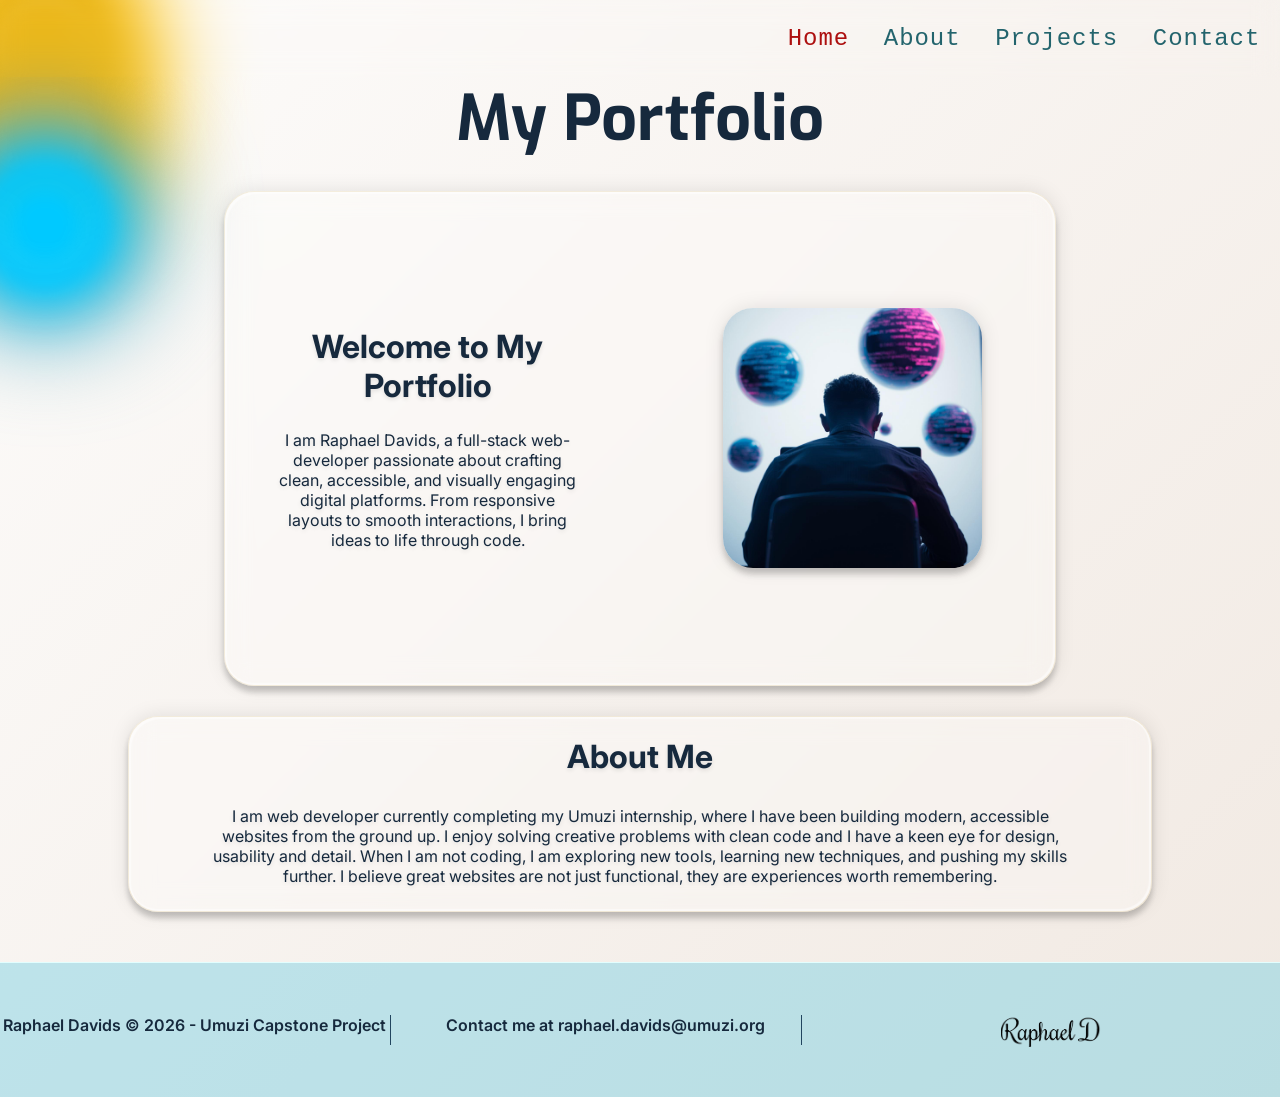
<file: index.html>
<!doctype html>
<html lang="en">
  <head>
    <!-- Meta Tags -->
    <meta charset="UTF-8" />
    <meta name="viewport" content="width=device-width, initial-scale=1.0" />
    <meta
      name="description"
      content="Website portfolio template - A creative template showing a web developer crafting beautiful, functional digital designs"
    />
    <meta name="author" content="Raphael Davids" />

    <!-- Open Graph tags for social sharing -->
    <meta
      property="og:title"
      content="Raphael Davids | A website Portfolio Template"
    />
    <meta
      property="og:description"
      content="A template showcasing a creative web developer specialising in modern accesible websites"
    />
    <meta property="og:type" content="website" />

    <!-- Title and style links -->
    <title>Portfolio | Raphael Davids</title>
    <link rel="stylesheet" href="css/styles.css" />
  </head>
  <body>
    <a href="#main-content" class="skip-link">Skip to main content</a>

    <!-- These divs are used only for background animation styling of orbs, only three are used to keep inline with the assignment requirements  -->
    <div class="orb-container" aria-hidden="true">
      <div class="orb" aria-hidden="true"></div>
      <div class="orb" aria-hidden="true"></div>
      <div class="orb" aria-hidden="true"></div>
    </div>
    <header>
      <nav aria-label="Main navigation">
        <ul>
          <li>
            <a href="./index.html" class="active" aria-current="page">Home</a>
          </li>
          <li><a href="./about.html">About</a></li>
          <li><a href="./projects.html">Projects</a></li>
          <li><a href="./contact.html">Contact</a></li>
        </ul>
      </nav>
      <h1>My Portfolio</h1>
    </header>
    <main id="main-content">
      <section class="hero glass">
        <h2>Welcome to My Portfolio</h2>
        <p>
          I am Raphael Davids, a full-stack web-developer passionate about
          crafting clean, accessible, and visually engaging digital platforms.
          From responsive layouts to smooth interactions, I bring ideas to life
          through code.
        </p>
        <img
          src="images/hero.jpg"
          alt="An image of an animated coder facing a laptop and floating code bubbles in the background"
        />
      </section>

      <section class="intro glass">
        <h2>About Me</h2>
        <p>
          I am web developer currently completing my Umuzi internship, where I
          have been building modern, accessible websites from the ground up. I
          enjoy solving creative problems with clean code and I have a keen eye
          for design, usability and detail. When I am not coding, I am exploring
          new tools, learning new techniques, and pushing my skills further. I
          believe great websites are not just functional, they are experiences
          worth remembering.
        </p>
      </section>
    </main>

    <footer>
      <p>Raphael Davids &copy; 2026 - Umuzi Capstone Project</p>
      <!-- Prettier ignore -->
      <a href="mailto:raphael.davids@umuzi.org">
        Contact me at raphael.davids@umuzi.org
      </a>
      <img src="./images/signature.png" alt="A signature of Raphael Davids" />
    </footer>
  </body>
</html>
</file>
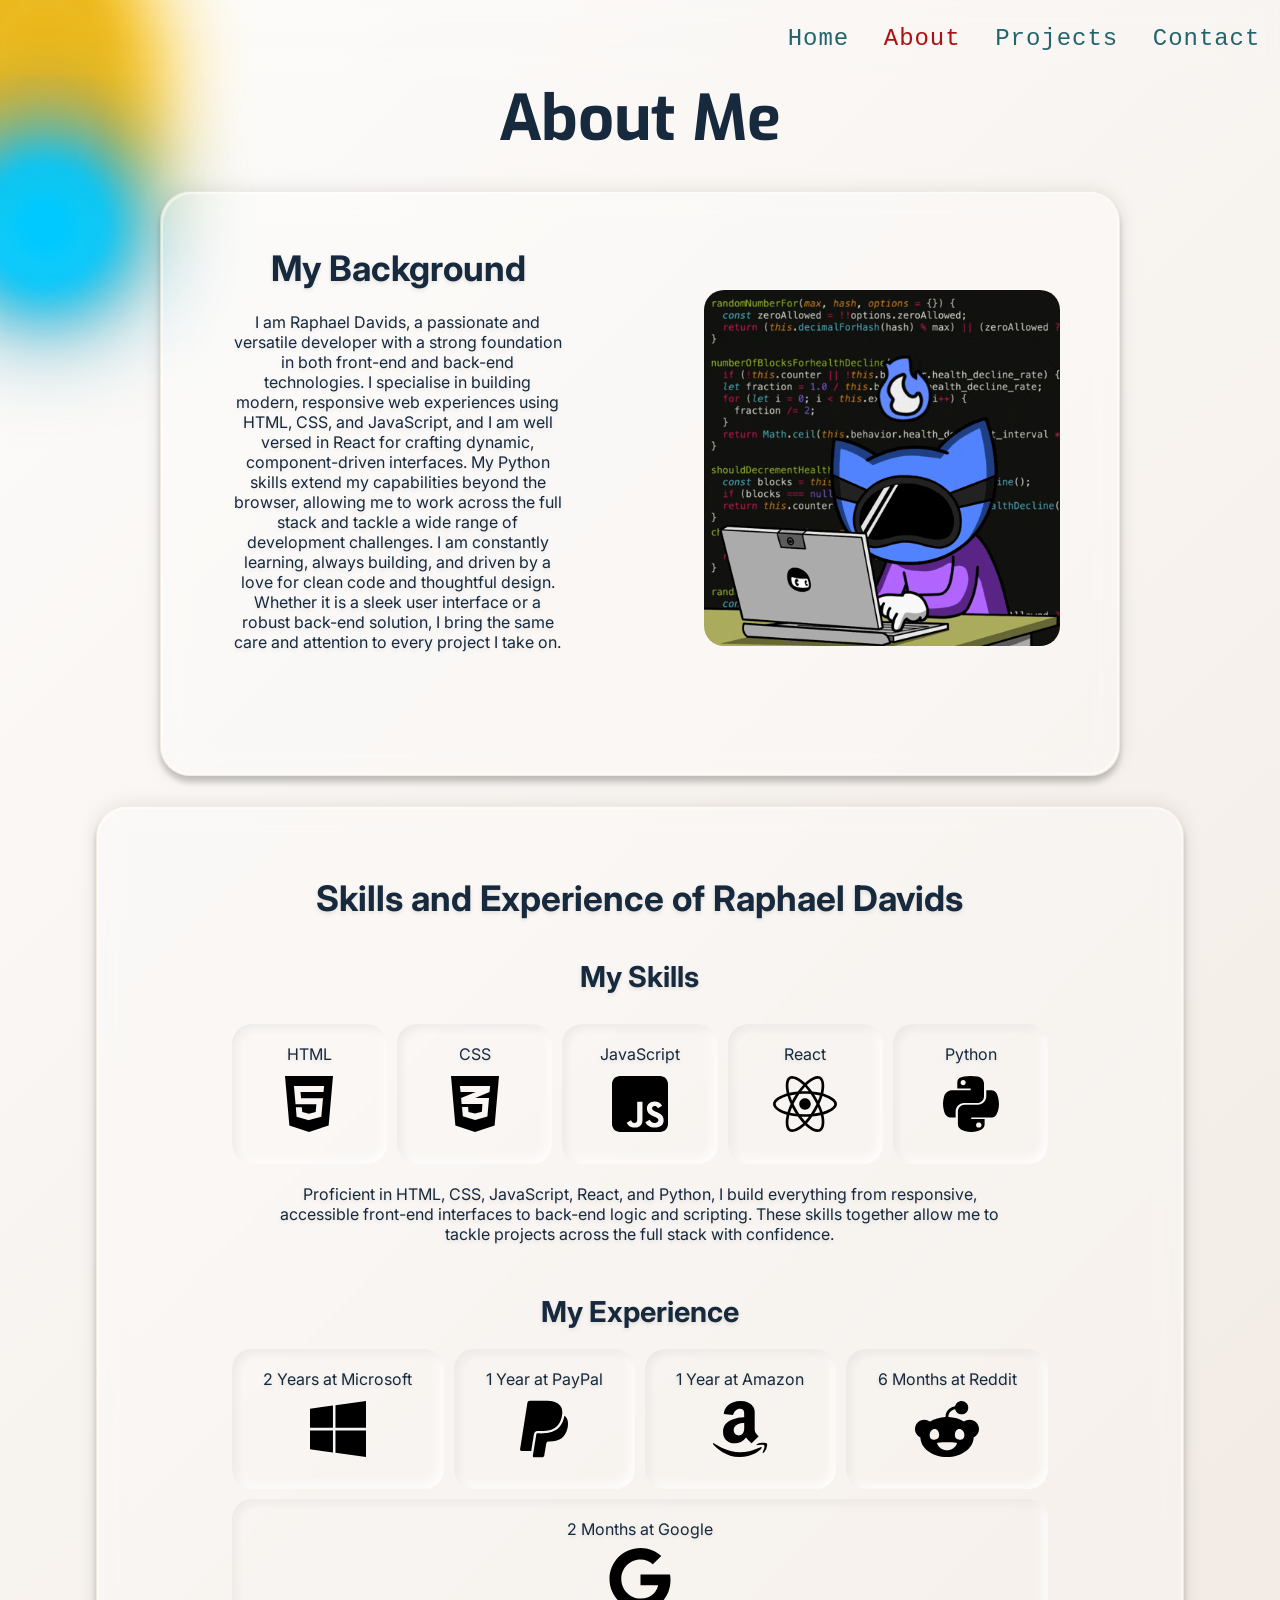
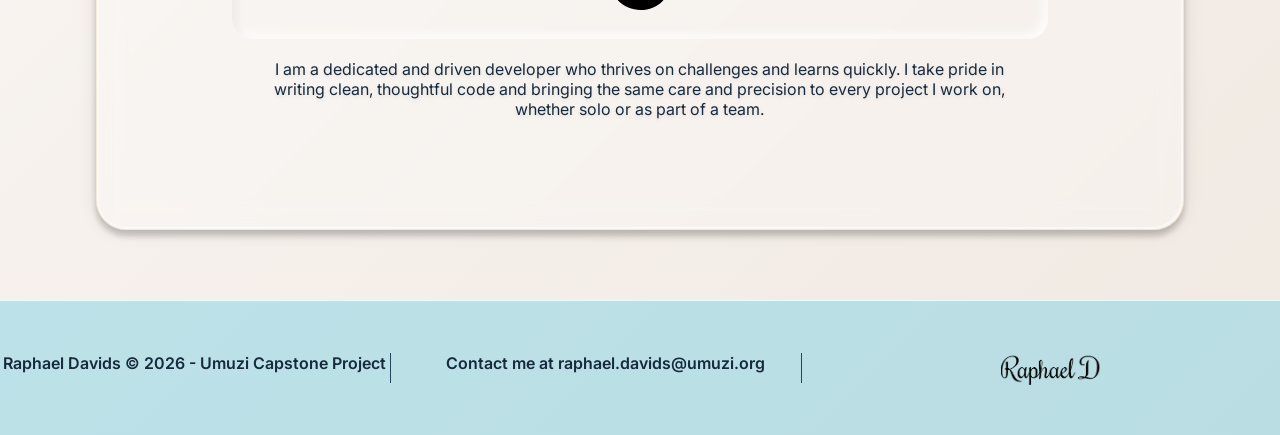
<file: about.html>
<!doctype html>
<html lang="en">
  <head>
    <!-- Meta Tags -->
    <meta charset="UTF-8" />
    <meta name="viewport" content="width=device-width, initial-scale=1.0" />
    <meta
      name="description"
      content="Website portfolio template - Raphael Davids - web developer, designer and digital creator"
    />
    <meta name="author" content="Raphael Davids" />

    <!-- Open Graph tags for social sharing -->
    <meta property="og:title" content="Raphael Davids | About" />
    <meta
      property="og:description"
      content="An about showcasing background, skills and experience of RaphaelDavids "
    />
    <meta property="og:type" content="website" />

    <!-- Title and style links -->
    <title>About | Raphael Davids</title>
    <link rel="stylesheet" href="css/styles.css" />
  </head>
  <body>
    <a href="#main-content" class="skip-link">Skip to main content</a>
    <!-- These divs are used only for background animation styling of orbs, only three are used to keep inline with the assignment requirements  -->
    <div class="orb-container" aria-hidden="true">
      <div class="orb" aria-hidden="true"></div>
      <div class="orb" aria-hidden="true"></div>
      <div class="orb" aria-hidden="true"></div>
    </div>
    <header>
      <nav aria-label="Main navigation">
        <ul>
          <li><a href="./index.html">Home</a></li>
          <li>
            <a href="./about.html" class="active" aria-current="page">About</a>
          </li>
          <li><a href="./projects.html">Projects</a></li>
          <li><a href="./contact.html">Contact</a></li>
        </ul>
      </nav>
      <h1>About Me</h1>
    </header>
    <main id="main-content">
      <section class="about-main glass">
        <h2>My Background</h2>
        <p>
          I am Raphael Davids, a passionate and versatile developer with a
          strong foundation in both front-end and back-end technologies. I
          specialise in building modern, responsive web experiences using HTML,
          CSS, and JavaScript, and I am well versed in React for crafting
          dynamic, component-driven interfaces. My Python skills extend my
          capabilities beyond the browser, allowing me to work across the full
          stack and tackle a wide range of development challenges. I am
          constantly learning, always building, and driven by a love for clean
          code and thoughtful design. Whether it is a sleek user interface or a
          robust back-end solution, I bring the same care and attention to every
          project I take on.
        </p>
        <img
          src="images/contact.gif"
          alt="A gif of a cartoon character typing away at a computer generating code"
        />
      </section>

      <section class="about-skills glass">
        <table id="table">
          <caption>
            Skills and Experience of Raphael Davids
          </caption>
          <thead>
            <tr>
              <th colspan="5" scope="colgroup">My Skills</th>
            </tr>
          </thead>
          <tbody>
            <tr>
              <td class="table-card">
                <div class="inner-table-card">
                  <span>HTML</span>
                  <img
                    class="icon-static"
                    src="./images/html5-icon.svg"
                    alt="Black HTML5 logo"
                  />
                  <img
                    class="icon-hovered"
                    src="./images/html5-icon-hovered.svg"
                    alt="Colored HTML5 logo"
                    aria-hidden="true"
                  />
                </div>
              </td>
              <td class="table-card">
                <div class="inner-table-card">
                  <span>CSS</span>
                  <img
                    class="icon-static"
                    src="./images/css3-icon.svg"
                    alt="Black CSS3 logo"
                  />
                  <img
                    class="icon-hovered"
                    src="./images/css3-icon-hovered.svg"
                    alt="Colored CSS3 logo"
                    aria-hidden="true"
                  />
                </div>
              </td>
              <td class="table-card">
                <div class="inner-table-card">
                  <span>JavaScript</span>
                  <img
                    class="icon-static"
                    src="./images/js-icon.svg"
                    alt="Black JavaScript logo"
                  />
                  <img
                    class="icon-hovered"
                    src="./images/js-icon-hovered.svg"
                    alt="Colored JavaScript logo"
                    aria-hidden="true"
                  />
                </div>
              </td>
              <td class="table-card">
                <div class="inner-table-card">
                  <span>React</span>
                  <img
                    class="icon-static"
                    src="./images/react-icon.svg"
                    alt="Black React logo"
                  />
                  <img
                    class="icon-hovered"
                    src="./images/react-icon-hovered.svg"
                    alt="Colored React logo"
                    aria-hidden="true"
                  />
                </div>
              </td>
              <td class="table-card">
                <div class="inner-table-card">
                  <span>Python</span>
                  <img
                    class="icon-static"
                    src="./images/python-icon.svg"
                    alt="Black Python logo"
                  />
                  <img
                    class="icon-hovered"
                    src="./images/python-icon-hovered.svg"
                    alt="Colored Python logo"
                    aria-hidden="true"
                  />
                </div>
              </td>
            </tr>
            <tr>
              <td colspan="5">
                Proficient in HTML, CSS, JavaScript, React, and Python, I build
                everything from responsive, accessible front-end interfaces to
                back-end logic and scripting. These skills together allow me to
                tackle projects across the full stack with confidence.
              </td>
            </tr>
            <tr>
              <th colspan="5" scope="colgroup">My Experience</th>
            </tr>
            <tr>
              <td class="table-card">
                <div class="inner-table-card">
                  <span>2 Years at Microsoft</span>
                  <img
                    class="icon-static"
                    src="./images/microsoft-icon.svg"
                    alt="Black Microsoft logo"
                  />
                  <img
                    class="icon-hovered"
                    src="./images/microsoft-icon-hovered.svg"
                    alt="Colored Microsoft logo"
                    aria-hidden="true"
                  />
                </div>
              </td>
              <td class="table-card">
                <div class="inner-table-card">
                  <span>1 Year at PayPal</span>
                  <img
                    class="icon-static"
                    src="./images/paypal-icon.svg"
                    alt="Black PayPal logo"
                  />
                  <img
                    class="icon-hovered"
                    src="./images/paypal-icon-hovered.svg"
                    alt="Colored PayPal logo"
                    aria-hidden="true"
                  />
                </div>
              </td>
              <td class="table-card">
                <div class="inner-table-card">
                  <span>1 Year at Amazon</span>
                  <img
                    class="icon-static"
                    src="./images/amazon-icon.svg"
                    alt="Black Amazon logo"
                  />
                  <img
                    class="icon-hovered"
                    src="./images/amazon-icon-hovered.svg"
                    alt="Colored Amazon logo"
                    aria-hidden="true"
                  />
                </div>
              </td>
              <td class="table-card">
                <div class="inner-table-card">
                  <span>6 Months at Reddit</span>
                  <img
                    class="icon-static"
                    src="./images/reddit-icon.svg"
                    alt="Black Reddit logo"
                  />
                  <img
                    class="icon-hovered"
                    src="./images/reddit-icon-hovered.svg"
                    alt="Colored Reddit logo"
                    aria-hidden="true"
                  />
                </div>
              </td>
              <td class="table-card">
                <div class="inner-table-card">
                  <span>2 Months at Google</span>
                  <img
                    class="icon-static"
                    src="./images/google-icon.svg"
                    alt="Black Google logo"
                  />
                  <img
                    class="icon-hovered"
                    src="./images/google-icon-hovered.svg"
                    alt="Colored Google logo"
                    aria-hidden="true"
                  />
                </div>
              </td>
            </tr>
            <tr>
              <td colspan="5">
                I am a dedicated and driven developer who thrives on challenges
                and learns quickly. I take pride in writing clean, thoughtful
                code and bringing the same care and precision to every project I
                work on, whether solo or as part of a team.
              </td>
            </tr>
          </tbody>
        </table>
      </section>
    </main>
    <footer>
      <p>Raphael Davids &copy; 2026 - Umuzi Capstone Project</p>
      <!-- Prettier ignore -->
      <a href="mailto:raphael.davids@umuzi.org">
        Contact me at raphael.davids@umuzi.org
      </a>
      <img src="./images/signature.png" alt="A signature of Raphael Davids" />
    </footer>
  </body>
</html>
</file>
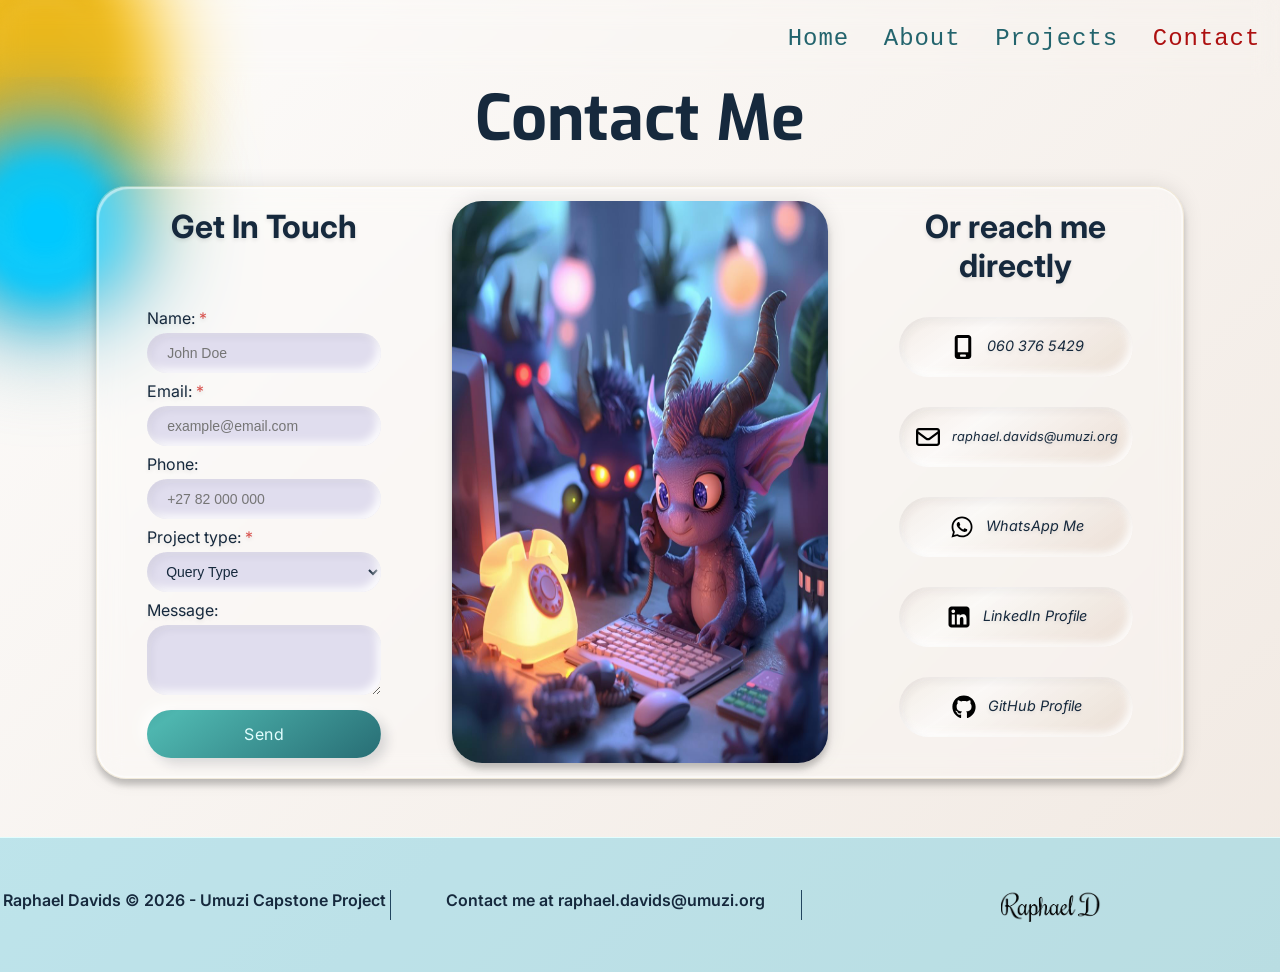
<file: contact.html>
<!doctype html>
<html lang="en">
  <head>
    <!-- Meta Tags -->
    <meta charset="UTF-8" />
    <meta name="viewport" content="width=device-width, initial-scale=1.0" />
    <meta
      name="description"
      content="Website portfolio template - Get in touch with Raphael Davids for any web development and design"
    />
    <meta name="author" content="Raphael Davids" />

    <!-- Open Graph tags for social sharing -->
    <meta property="og:title" content="Raphael Davids | Contact" />
    <meta
      property="og:description"
      content="Contact Raphael Davids for your next project."
    />
    <meta property="og:type" content="website" />

    <!-- Title and style links -->
    <title>Contact | Raphael Davids</title>
    <link rel="stylesheet" href="css/styles.css" />
  </head>
  <body>
    <a href="#main-content" class="skip-link">Skip to main content</a>

    <!-- These divs are used only for background animation styling of orbs, only three are used to keep inline with the assignment requirements  -->
    <div class="orb-container" aria-hidden="true">
      <div class="orb" aria-hidden="true"></div>
      <div class="orb" aria-hidden="true"></div>
      <div class="orb" aria-hidden="true"></div>
    </div>

    <header>
      <nav aria-label="Main navigation">
        <ul>
          <li><a href="./index.html">Home</a></li>
          <li><a href="./about.html">About</a></li>
          <li><a href="./projects.html">Projects</a></li>
          <!-- prettier-ignore -->
          <li>
            <a href="./contact.html" class="active" aria-current="page">Contact</a>
          </li>
        </ul>
      </nav>
      <h1>Contact Me</h1>
    </header>
    <main id="main-content">
      <section class="contact glass">
        <h2>Get In Touch</h2>

        <form action="#" method="get">
          <!-- * required mark hidden for screen readers -->
          <label for="name">
            Name:
            <span aria-hidden="true" class="required-mark" title="required"
              >*</span
            >
          </label>
          <input
            type="text"
            id="name"
            name="name"
            placeholder="John Doe"
            required
            pattern="[A-Za-z\s\-']{2,}"
            minlength="2"
            title="Name can only contain letters, spaces, hyphens and apostrophes"
          />

          <label for="email">
            Email:
            <span aria-hidden="true" class="required-mark" title="required"
              >*</span
            >
          </label>
          <input
            type="email"
            id="email"
            name="email"
            placeholder="example@email.com"
            required
            title="Enter a valid email address e.g example@email.com"
          />

          <label for="phone"> Phone: </label>
          <input
            name="phone"
            type="tel"
            id="phone"
            placeholder="+27 82 000 000"
            pattern="(\+27|0)[6-8][0-9]{8}"
            title="Please enter a valid South African number e.g 0821234567 or +27821234567"
          />

          <label for="project-type">
            Project type:
            <span aria-hidden="true" class="required-mark" title="required"
              >*</span
            >
          </label>
          <select id="project-type" name="project-type" required>
            <option value="" disabled selected>Query Type</option>
            <option value="new website">New Website</option>
            <option value="web maintenance">Web Maintenance</option>
            <option value="web changes">Web Changes</option>
            <option value="web app">Web Application</option>
            <option value="e-commerce">e-commerce</option>
            <option value="other">Other</option>
          </select>

          <label for="message"> Message: </label>
          <textarea
            placeholder="Add any additional info here"
            id="message"
            name="message"
          >
          </textarea>
          <p
            id="form-feedback"
            aria-live="polite"
            aria-atomic="true"
            class="form-feedback"
          ></p>
          <button type="submit">Send</button>
        </form>

        <img
          src="./images/contact.jpg"
          alt="Animated mythical creatures answering a glowing phone at a computer"
        />

        <h2>Or reach me directly</h2>
        <address>
          <ul>
            <li>
              <a href="tel:+27603765429">
                <span aria-hidden="true">
                  <svg xmlns="http://www.w3.org/2000/svg" viewBox="0 0 640 640">
                    <!--!Font Awesome Free v7.2.0 by @fontawesome - https://fontawesome.com License - https://fontawesome.com/license/free Copyright 2026 Fonticons, Inc.-->
                    <path
                      d="M144 128C144 92.7 172.7 64 208 64L432 64C467.3 64 496 92.7 496 128L496 512C496 547.3 467.3 576 432 576L208 576C172.7 576 144 547.3 144 512L144 128zM256 504C256 517.3 266.7 528 280 528L360 528C373.3 528 384 517.3 384 504C384 490.7 373.3 480 360 480L280 480C266.7 480 256 490.7 256 504zM432 128L208 128L208 432L432 432L432 128z"
                    />
                  </svg>
                </span>
                060 376 5429
              </a>
            </li>
            <li>
              <!-- Prettier ignore -->
              <a href="mailto:raphael.davids@umuzi.org">
                <span aria-hidden="true">
                  <svg xmlns="http://www.w3.org/2000/svg" viewBox="0 0 640 640">
                    <!--!Font Awesome Free v7.2.0 by @fontawesome - https://fontawesome.com License - https://fontawesome.com/license/free Copyright 2026 Fonticons, Inc.-->
                    <path
                      d="M125.4 128C91.5 128 64 155.5 64 189.4C64 190.3 64 191.1 64.1 192L64 192L64 448C64 483.3 92.7 512 128 512L512 512C547.3 512 576 483.3 576 448L576 192L575.9 192C575.9 191.1 576 190.3 576 189.4C576 155.5 548.5 128 514.6 128L125.4 128zM528 256.3L528 448C528 456.8 520.8 464 512 464L128 464C119.2 464 112 456.8 112 448L112 256.3L266.8 373.7C298.2 397.6 341.7 397.6 373.2 373.7L528 256.3zM112 189.4C112 182 118 176 125.4 176L514.6 176C522 176 528 182 528 189.4C528 193.6 526 197.6 522.7 200.1L344.2 335.5C329.9 346.3 310.1 346.3 295.8 335.5L117.3 200.1C114 197.6 112 193.6 112 189.4z"
                    />
                  </svg>
                </span>
                raphael.davids@umuzi.org
              </a>
            </li>
            <li>
              <a
                href="https://wa.me/27603765429"
                target="_blank"
                rel="noopener noreferrer"
              >
                <span aria-hidden="true">
                  <svg xmlns="http://www.w3.org/2000/svg" viewBox="0 0 640 640">
                    <!--!Font Awesome Free v7.2.0 by @fontawesome - https://fontawesome.com License - https://fontawesome.com/license/free Copyright 2026 Fonticons, Inc.-->
                    <path
                      d="M476.9 161.1C435 119.1 379.2 96 319.9 96C197.5 96 97.9 195.6 97.9 318C97.9 357.1 108.1 395.3 127.5 429L96 544L213.7 513.1C246.1 530.8 282.6 540.1 319.8 540.1L319.9 540.1C442.2 540.1 544 440.5 544 318.1C544 258.8 518.8 203.1 476.9 161.1zM319.9 502.7C286.7 502.7 254.2 493.8 225.9 477L219.2 473L149.4 491.3L168 423.2L163.6 416.2C145.1 386.8 135.4 352.9 135.4 318C135.4 216.3 218.2 133.5 320 133.5C369.3 133.5 415.6 152.7 450.4 187.6C485.2 222.5 506.6 268.8 506.5 318.1C506.5 419.9 421.6 502.7 319.9 502.7zM421.1 364.5C415.6 361.7 388.3 348.3 383.2 346.5C378.1 344.6 374.4 343.7 370.7 349.3C367 354.9 356.4 367.3 353.1 371.1C349.9 374.8 346.6 375.3 341.1 372.5C308.5 356.2 287.1 343.4 265.6 306.5C259.9 296.7 271.3 297.4 281.9 276.2C283.7 272.5 282.8 269.3 281.4 266.5C280 263.7 268.9 236.4 264.3 225.3C259.8 214.5 255.2 216 251.8 215.8C248.6 215.6 244.9 215.6 241.2 215.6C237.5 215.6 231.5 217 226.4 222.5C221.3 228.1 207 241.5 207 268.8C207 296.1 226.9 322.5 229.6 326.2C232.4 329.9 268.7 385.9 324.4 410C359.6 425.2 373.4 426.5 391 423.9C401.7 422.3 423.8 410.5 428.4 397.5C433 384.5 433 373.4 431.6 371.1C430.3 368.6 426.6 367.2 421.1 364.5z"
                    />
                  </svg>
                </span>
                WhatsApp Me
              </a>
            </li>
            <li>
              <!-- Prettier ignore -->
              <a
                href="https://www.linkedin.com/in/bilo-raphael-davids-608995187/"
                target="_blank"
                rel="noopener noreferrer"
              >
                <span aria-hidden="true">
                  <svg xmlns="http://www.w3.org/2000/svg" viewBox="0 0 640 640">
                    <!--!Font Awesome Free v7.2.0 by @fontawesome - https://fontawesome.com License - https://fontawesome.com/license/free Copyright 2026 Fonticons, Inc.-->
                    <path
                      d="M160 96C124.7 96 96 124.7 96 160L96 480C96 515.3 124.7 544 160 544L480 544C515.3 544 544 515.3 544 480L544 160C544 124.7 515.3 96 480 96L160 96zM165 266.2L231.5 266.2L231.5 480L165 480L165 266.2zM236.7 198.5C236.7 219.8 219.5 237 198.2 237C176.9 237 159.7 219.8 159.7 198.5C159.7 177.2 176.9 160 198.2 160C219.5 160 236.7 177.2 236.7 198.5zM413.9 480L413.9 376C413.9 351.2 413.4 319.3 379.4 319.3C344.8 319.3 339.5 346.3 339.5 374.2L339.5 480L273.1 480L273.1 266.2L336.8 266.2L336.8 295.4L337.7 295.4C346.6 278.6 368.3 260.9 400.6 260.9C467.8 260.9 480.3 305.2 480.3 362.8L480.3 480L413.9 480z"
                    />
                  </svg>
                </span>
                LinkedIn Profile
              </a>
            </li>
            <li>
              <a
                href="https://github.com/bilodav"
                target="_blank"
                rel="noopener noreferrer"
              >
                <span aria-hidden="true">
                  <svg xmlns="http://www.w3.org/2000/svg" viewBox="0 0 640 640">
                    <!--!Font Awesome Free v7.2.0 by @fontawesome - https://fontawesome.com License - https://fontawesome.com/license/free Copyright 2026 Fonticons, Inc.-->
                    <path
                      d="M237.9 461.4C237.9 463.4 235.6 465 232.7 465C229.4 465.3 227.1 463.7 227.1 461.4C227.1 459.4 229.4 457.8 232.3 457.8C235.3 457.5 237.9 459.1 237.9 461.4zM206.8 456.9C206.1 458.9 208.1 461.2 211.1 461.8C213.7 462.8 216.7 461.8 217.3 459.8C217.9 457.8 216 455.5 213 454.6C210.4 453.9 207.5 454.9 206.8 456.9zM251 455.2C248.1 455.9 246.1 457.8 246.4 460.1C246.7 462.1 249.3 463.4 252.3 462.7C255.2 462 257.2 460.1 256.9 458.1C256.6 456.2 253.9 454.9 251 455.2zM316.8 72C178.1 72 72 177.3 72 316C72 426.9 141.8 521.8 241.5 555.2C254.3 557.5 258.8 549.6 258.8 543.1C258.8 536.9 258.5 502.7 258.5 481.7C258.5 481.7 188.5 496.7 173.8 451.9C173.8 451.9 162.4 422.8 146 415.3C146 415.3 123.1 399.6 147.6 399.9C147.6 399.9 172.5 401.9 186.2 425.7C208.1 464.3 244.8 453.2 259.1 446.6C261.4 430.6 267.9 419.5 275.1 412.9C219.2 406.7 162.8 398.6 162.8 302.4C162.8 274.9 170.4 261.1 186.4 243.5C183.8 237 175.3 210.2 189 175.6C209.9 169.1 258 202.6 258 202.6C278 197 299.5 194.1 320.8 194.1C342.1 194.1 363.6 197 383.6 202.6C383.6 202.6 431.7 169 452.6 175.6C466.3 210.3 457.8 237 455.2 243.5C471.2 261.2 481 275 481 302.4C481 398.9 422.1 406.6 366.2 412.9C375.4 420.8 383.2 435.8 383.2 459.3C383.2 493 382.9 534.7 382.9 542.9C382.9 549.4 387.5 557.3 400.2 555C500.2 521.8 568 426.9 568 316C568 177.3 455.5 72 316.8 72zM169.2 416.9C167.9 417.9 168.2 420.2 169.9 422.1C171.5 423.7 173.8 424.4 175.1 423.1C176.4 422.1 176.1 419.8 174.4 417.9C172.8 416.3 170.5 415.6 169.2 416.9zM158.4 408.8C157.7 410.1 158.7 411.7 160.7 412.7C162.3 413.7 164.3 413.4 165 412C165.7 410.7 164.7 409.1 162.7 408.1C160.7 407.5 159.1 407.8 158.4 408.8zM190.8 444.4C189.2 445.7 189.8 448.7 192.1 450.6C194.4 452.9 197.3 453.2 198.6 451.6C199.9 450.3 199.3 447.3 197.3 445.4C195.1 443.1 192.1 442.8 190.8 444.4zM179.4 429.7C177.8 430.7 177.8 433.3 179.4 435.6C181 437.9 183.7 438.9 185 437.9C186.6 436.6 186.6 434 185 431.7C183.6 429.4 181 428.4 179.4 429.7z"
                    />
                  </svg>
                </span>
                GitHub Profile
              </a>
            </li>
          </ul>
        </address>
      </section>
    </main>
    <footer>
      <p>Raphael Davids &copy; 2026 - Umuzi Capstone Project</p>
      <!-- Prettier ignore -->
      <a href="mailto:raphael.davids@umuzi.org">
        Contact me at raphael.davids@umuzi.org
      </a>
      <img src="./images/signature.png" alt="A signature of Raphael Davids" />
    </footer>

    <script>
      const form = document.querySelector("form");
      const feedback = document.getElementById("form-feedback");

      // Listen for the submit event on the form
      form.addEventListener("submit", (e) => {
        // Prevent the default behaviour of the form submitting and reloading
        e.preventDefault();

        // Get all the values and store in the variables
        const name = document.getElementById("name").value.trim();
        const email = document.getElementById("email").value.trim();
        const projectType = document.getElementById("project-type").value;

        // Check if all fields are currently filled out, it is also already handled by the required attributes but good to still ensure it has been filled out.
        if (!name || !email || !projectType) {
          feedback.textContent = "Please fill in all required fields";
          feedback.style.color = "red";
          return;
        }

        // If all fields are present then return the success message and reset the form
        feedback.textContent = "Message has been sent successfully!";
        feedback.style.color = "green";
        form.reset();
      });
    </script>
  </body>
</html>
</file>
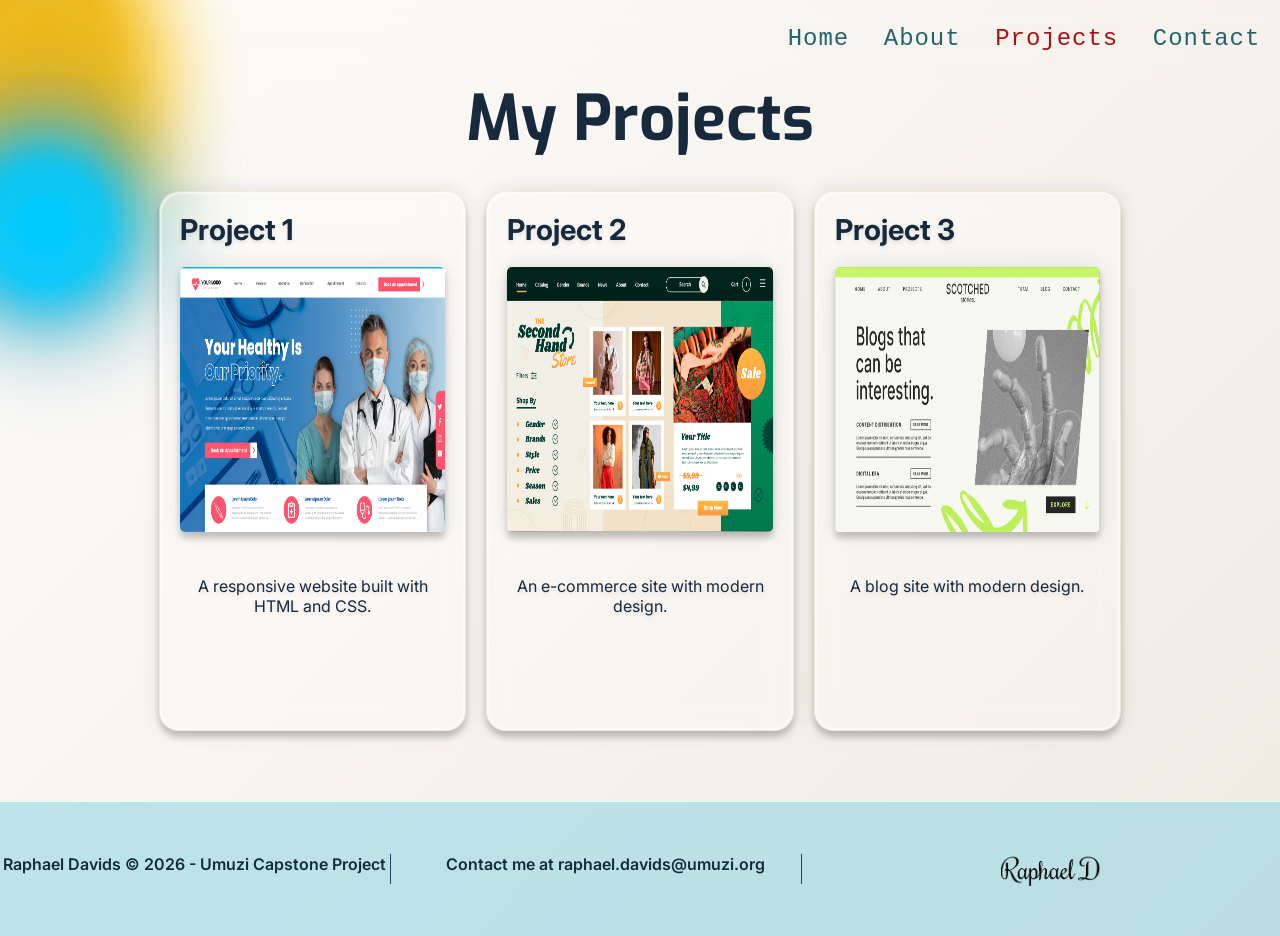
<file: projects.html>
<!doctype html>
<html lang="en">
  <head>
    <!-- Meta Tags -->
    <meta charset="UTF-8" />
    <meta name="viewport" content="width=device-width, initial-scale=1.0" />
    <meta
      name="description"
      content="Website portfolio template - Portfolio of web development and design projects by Raphael Davids"
    />
    <meta name="author" content="Raphael Davids" />

    <!-- Open Graph tags for social sharing -->
    <meta property="og:title" content="Raphael Davids | Projects" />
    <meta
      property="og:description"
      content="Selected web development and design work by Raphael Davids"
    />
    <meta property="og:type" content="website" />

    <!-- Title and style links -->
    <title>Projects | Raphael Davids</title>
    <link rel="stylesheet" href="css/styles.css" />
  </head>
  <body>
    <a href="#main-content" class="skip-link">Skip to main content</a>

    <!-- These divs are used only for background animation styling of orbs, only three are used to keep inline with the assignment requirements  -->
    <div class="orb-container" aria-hidden="true">
      <div class="orb" aria-hidden="true"></div>
      <div class="orb" aria-hidden="true"></div>
      <div class="orb" aria-hidden="true"></div>
    </div>
    <header>
      <nav aria-label="Main navigation">
        <ul>
          <li><a href="./index.html">Home</a></li>
          <li><a href="./about.html">About</a></li>
          <!-- prettier-ignore -->
          <li>
            <a href="./projects.html" class="active" aria-current="page">Projects</a>
          </li>
          <li><a href="./contact.html">Contact</a></li>
        </ul>
      </nav>
      <h1>My Projects</h1>
    </header>
    <main id="main-content">
      <section class="projects">
        <article class="project-card glass">
          <h2 aria-label="Project 1 - mymedpage.com">
            <span class="static">Project 1</span>
            <span class="hovered">mymedpage.com</span>
          </h2>
          <figure>
            <img
              src="images/medical-website.png"
              alt="an image of my medical website"
            />
            <figcaption>
              A responsive website built with HTML and CSS.
            </figcaption>
          </figure>
        </article>

        <article class="project-card glass">
          <h2 aria-label="Project 2 - myonlinestore.com">
            <span class="static">Project 2</span>
            <span class="hovered">myonlinestore.com</span>
          </h2>
          <figure>
            <img
              src="images/e-commerce.png"
              alt="an image of my ecommerce website"
            />
            <figcaption>An e-commerce site with modern design.</figcaption>
          </figure>
        </article>

        <article class="project-card glass">
          <h2 aria-label="Project 3 - myblogsite.com">
            <span class="static">Project 3</span>
            <span class="hovered">myblogsite.com</span>
          </h2>
          <figure>
            <img
              src="images/blog-website.png"
              alt="an image of my blog website"
            />
            <figcaption>A blog site with modern design.</figcaption>
          </figure>
        </article>
      </section>
    </main>

    <footer>
      <p>Raphael Davids &copy; 2026 - Umuzi Capstone Project</p>
      <!-- Prettier ignore -->
      <a href="mailto:raphael.davids@umuzi.org">
        Contact me at raphael.davids@umuzi.org
      </a>
      <img src="./images/signature.png" alt="A signature of Raphael Davids" />
    </footer>
  </body>
</html>
</file>
<file: css/styles.css>
/* 
==========================
STYLESHEET FOR ALL PAGES 
==========================
*/

/*  FONT STYLING IMPORTS FROM GOOGLE FONTS */

@import url("https://fonts.googleapis.com/css2?family=Exo:ital,wght@0,100..900;1,100..900&family=Inter:ital,opsz,wght@0,14..32,100..900;1,14..32,100..900&display=swap");

/* ----------------------CSS ROOT PROPERTIES -----------------------------------*/
/* Root properties allows me to have a central place for basic styles like fonts and colors so that its easier to update my code and reduce repetitive code  */

:root {
  --color-bg: #e2fefe;
  --color-bg-linear: linear-gradient(135deg, #fdfcfb 0%, #f1e9e2 100%);

  --color-surface: #defcfc;
  --color-surface-alt: #79d1e2;
  --color-border: #22455f;
  --color-text: #16293d;
  --color-text-light: #9a9590;
  --color-link-active: #ad1010;
  --color-accent: #4eb6af;
  --color-accent-dark: #23646d;
  --color-white: #f5f2eb;
  --color-alt: #ddbe7d;
  --color-error: #d9534f;
  --color-box-shadow: #010100;

  --glass-bg: rgb(255, 255, 255, 0.25);
  --glass-bg-hover: rgba(36, 34, 32, 0.6);
  --glass-border: rgba(201, 168, 76, 0.15);
  --glass-border-hover: rgba(201, 168, 76, 0.35);
  --glass-blur: blur(12px);
  --glass-shadow: 0 6px 6px rgb(0 0 0 / 20%), 0 0 20px rgb(0 0 0 / 10%);
  --glass-text-shadow: 0 2px 4px rgb(0 0 0 / 10%);

  --font-heading: "Exo", sans-serif;
  --font-body: "Inter", sans-serif;
  --font-mono: monospace;
}

/* CSS RESET & BASE STYLING */
/* Used to reset the styling to default so that it may be the same on all browsers */

*,
*::after,
*::before {
  box-sizing: border-box;
  margin: 0;
  padding: 0;
}

/* Scroll-Behaviour added for smooth anchor link navigation currently only on form submit  */
html {
  scroll-behavior: smooth;
  font-size: 16px;
}

body {
  background-image: var(--color-bg-linear);
  color: var(--color-text);
  font-family: var(--font-body);
  display: flex;
  flex-direction: column;
  min-height: 100vh;
  min-width: 300px;
}

/* Added a skip to content link and this is the styling to keep it out of sight unless tabbed into it so that it will appear for better accessibility  */

.skip-link {
  position: absolute;
  top: -100%;
  left: 0;
  padding: 8px 16px;
  z-index: 999;
}

.skip-link:focus {
  top: 0;
}

/* Using a container with position fixed so that the orbs can move across the entire screen width and height and also overflow: hidden is used to prevent the orbs going off the screen and making the page extend further than what is intended. */
.orb-container {
  position: fixed;
  width: 100%;
  height: 100%;
  z-index: -5000;
  overflow: hidden;
}

.orb {
  width: 10vh;
  height: 10vh;
  border-radius: 50%;
  z-index: -5000;
  background: radial-gradient(circle, #00c9ff 0%, #00c9ff 60%, transparent 90%);
  box-shadow:
    0 0 20px 20px #00c9ff,
    0 0 60px 40px #00c9ff,
    0 0 100px 60px #55a6bd;

  filter: blur(10px);
  animation: orb-mover-1 35s alternate-reverse linear infinite;
}

.orb:nth-of-type(1),
.orb:nth-of-type(2) {
  background: radial-gradient(circle, #e5b421 0%, #e5b421 60%, transparent 90%);
  box-shadow:
    0 0 20px 20px #e5b421,
    0 0 60px 40px #e5b421,
    0 0 100px 60px #ffc109;
  filter: blur(6px);
}

.orb:nth-of-type(1) {
  animation: orb-mover-2 60s alternate-reverse linear infinite;
}

.orb:nth-of-type(2) {
  animation: orb-mover-3 30s alternate-reverse linear infinite;
}
@keyframes orb-mover-1 {
  0% {
    translate: 10vw 5vh;
  }
  15% {
    translate: 40vw 20vh;
  }
  30% {
    translate: 15vw 10vh;
  }
  45% {
    translate: 20vw 45vh;
  }
  60% {
    translate: 30vw 60vh;
  }
  75% {
    translate: 35vw 70vh;
  }
  90% {
    translate: 45vw 85vh;
  }
  100% {
    translate: 50vw 95vh;
  }
}

@keyframes orb-mover-2 {
  0% {
    translate: 80vw 15vh;
  }
  15% {
    translate: 50vw 5vh;
  }
  30% {
    translate: 20vw 30vh;
  }
  45% {
    translate: 65vw 55vh;
  }
  60% {
    translate: 10vw 75vh;
  }
  75% {
    translate: 45vw 60vh;
  }
  90% {
    translate: 75vw 85vh;
  }
  100% {
    translate: 15vw 95vh;
  }
}

@keyframes orb-mover-3 {
  0% {
    translate: 50vw 50vh;
  }
  15% {
    translate: 15vw 15vh;
  }
  30% {
    translate: 85vw 35vh;
  }
  45% {
    translate: 30vw 70vh;
  }
  60% {
    translate: 75vw 20vh;
  }
  75% {
    translate: 5vw 45vh;
  }
  90% {
    translate: 60vw 65vh;
  }
  100% {
    translate: 90vw 10vh;
  }
}

/* Using flex:1 so that <main> always fills out the entire space left over and footer is pushed to end */
main {
  flex: 1;
}

a {
  color: var(--color-text);
  text-decoration: none;
  font-family: var(--font-body);
}

h1 {
  font-family: var(--font-heading);
}

p {
  font-family: var(--font-body);
}

/* Defining glass look of containers so that I can just add the class where I need in the HTML */

.glass {
  position: relative;
  background: var(--glass-bg);
  backdrop-filter: var(--glass-blur);
  border: 1px solid rgba(201, 168, 76, 0.15);
  box-shadow:
    0 6px 6px rgb(0, 0, 0, 0.2),
    0 0 20px rgba(0, 0, 0, 0.1);
  text-shadow: var(--glass-text-shadow);
}

.glass::after {
  content: "";
  position: absolute;
  inset: 0;
  border-radius: inherit;
  box-shadow:
    inset 2px 2px 1px 0 rgba(255, 255, 255, 0.5),
    inset -1px -1px 1px 1px rgb(255, 255, 255, 0.5);
  pointer-events: none;
}

/* pointer-events:none is used to allow click to propagate through the pseudo-element or else items in the overlay created by the pseudo-element wont be accessible */

/* ------------------------- HEADER & NAVIGATION ---------------------------------*/

/* Small devices (Phones, 300px and up) - media query - for good responsiveness */
@media (min-width: 300px) {
  nav {
    position: sticky;
    top: 0;
    z-index: 100;
    height: 8.5vh;
    backdrop-filter: var(--glass-blur);
    display: flex;
    justify-content: center;
  }

  /* position: sticky is used to keep the nav bar at the top and a blur effect is used to blur content behind the nav bar */

  nav ul {
    display: flex;
    justify-content: space-evenly;
    align-items: center;
    min-width: 40vw;
    max-width: 80vw;
    list-style: none;
    font-size: 3.5vw;
  }

  nav ul a {
    display: inline-block;
    color: var(--color-accent-dark);
    border-radius: 15px;
    transition: all 225ms ease-in-out;
    padding: 10px 15px;
    letter-spacing: 0.04em;
    font-family: var(--font-mono);
  }

  nav ul a:hover {
    color: var(--color-white);
    background-color: #318083;
  }

  nav ul a:active {
    box-shadow:
      inset -3px -3px 4px rgba(26, 35, 50, 0.181),
      inset 2px 3px 4px rgba(26, 35, 50, 0.508);
    transform: translate(1px, 1.5px) scale(0.95);
    transition:
      transform 20ms ease-out,
      box-shadow 20ms ease-out;
  }

  .active {
    color: var(--color-link-active);
  }

  h1 {
    text-align: center;
    font-size: 7vh;
  }
}

/* Medium devices (tablets, 768px and up) - media query - for good responsiveness  */
@media (min-width: 768px) {
  nav {
    justify-content: flex-end;
  }
  nav ul {
    max-width: 50vw;
    font-size: 1.5rem;
    margin-right: 8vw;
  }
}

/* Large devices (desktops, 992px and up) - media query - for good responsiveness  */
@media (min-width: 992px) {
  nav ul {
    margin-right: 0;
  }
}

/* ----------------------------------- INDEX HTML -------------------------------------------- */

/* Small devices (Phones, 300px and up) - media query - for good responsiveness */
@media (min-width: 300px) {
  .hero {
    display: grid;
    grid-template-columns: 1fr;
    grid-template-rows: repeat(3, auto);
    width: 75%;
    margin: 30px auto;
    height: auto;
    border-radius: 30px;
    gap: 20px;
  }

  .hero h2 {
    grid-row: 1/2;
    padding-top: 20px;
    font-size: 2rem;
    text-align: center;
    width: 60%;
    align-self: center;
    justify-self: center;
  }

  .hero p {
    grid-row: 3/4;
    text-align: center;
    padding-bottom: 20px;
    width: 50%;
    align-self: center;
    justify-self: center;
  }

  .hero img {
    grid-row: 2/3;
    width: 64%;
    border-radius: 30px;
    box-shadow: var(--glass-shadow);
    transition: all 200ms ease-in-out;
    align-self: center;
    justify-self: center;
  }

  .hero img:hover {
    transform: rotate(10deg) translateY(-25px);
    cursor: pointer;
    z-index: -5;
  }

  .intro {
    width: 80%;
    display: flex;
    flex-direction: column;
    align-items: center;
    justify-content: center;
    gap: 10px;
    min-height: 18vh;
    margin: 10px auto;
    border-radius: 30px;
  }

  .intro h2 {
    font-size: 2rem;
    text-align: center;
    margin: 20px 0;
  }

  .intro p {
    width: 85%;
    margin-bottom: 25px;
    text-align: center;
  }
}

/* Medium devices (tablets, 768px and up) - media query - for good responsiveness  */
@media (min-width: 768px) {
  .hero {
    display: grid;
    grid-template-columns: 1fr 1fr;
    grid-template-rows: repeat(4, 1fr);
    width: 65%;
    height: 65vh;
  }

  .hero h2 {
    grid-column: 1/2;
    grid-row: 2/3;
    text-align: center;
    width: 60%;
  }

  .hero p {
    grid-column: 1/2;
    grid-row: 3/4;
    text-align: center;
    padding: 5px 0 20px 0;
    width: 75%;
  }

  .hero img {
    grid-column: 2/3;
    grid-row: 1/5;
    min-width: 220px;
    max-width: 90%;
  }
}

/* Large devices (laptops, 992px and up) - media query - for good responsiveness  */
@media (min-width: 992px) {
  .hero {
    display: grid;
    grid-template-columns: 1fr 1fr;
    grid-template-rows: repeat(4, 1fr);
    width: 65%;
    height: 55vh;
  }
}

/* --------------------------------------ABOUT.HTML ------------------------------------------------------- */

/* Small devices (Phones, 300px and up) - media query - for good responsiveness */
@media (min-width: 300px) {
  .about-main {
    width: 75%;
    height: auto;
    margin: 30px auto;
    border-radius: 30px;
    padding-bottom: 30px;
    display: grid;
    grid-template-columns: 1fr;
    grid-template-rows: repeat(3, auto);
    align-content: center;
    gap: 10px;
  }

  .about-main h2 {
    text-align: center;
    font-size: 2.2rem;
    margin: 1vh;
    grid-row: 1/2;
  }

  .about-main img {
    grid-row: 2/3;
    width: 60%;
    object-fit: cover;
    border-radius: 20px;
    justify-self: center;
    align-self: center;
  }

  .about-main p {
    text-align: center;
    width: 70%;
    font-size: 1rem;
    padding-top: 0.5vh;
    grid-row: 3/4;
    justify-self: center;
  }

  .about-skills {
    width: 85%;
    margin: 30px auto;
    padding: 20px;
    border-radius: 30px;
    padding-bottom: 30px;
  }

  .about-skills h2 {
    text-align: center;
    font-size: 2.2rem;
    margin: 1vh;
  }

  /* Get the table to display and behave like a block elements so that flex properties can be used */

  #table {
    display: block;
    margin: 50px auto;
    table-layout: fixed;
    width: 80%;
    text-align: center;
    border-collapse: separate;
    border-spacing: 10px;
    border-radius: 30px;
  }

  caption {
    font-size: 2.2rem;
    font-weight: bold;
  }

  tr {
    display: flex;
    flex-wrap: wrap;
    justify-content: center;
    gap: 10px;
    margin-bottom: 10px;
  }

  th {
    padding: 30px 0 10px 0;
    font-size: 1.8rem;
  }

  td {
    flex: 1 1 auto;
    min-width: 120px;
    padding: 10px 30px;
  }

  .table-card {
    position: relative;
    height: 140px;
    border-radius: 20px;
    box-shadow:
      inset 4px 4px 8px rgba(26, 35, 50, 0.06),
      inset -4px -4px 8px rgba(255, 255, 255, 0.9);
    padding: 10px;
    transition: all ease-in-out 175ms;
  }

  .table-card:hover {
    cursor: pointer;
    fill: #12fff7;
    box-shadow:
      inset -4px -4px 12px rgba(26, 35, 50, 0.06),
      inset 1px 1px 8px rgb(28, 123, 125),
      inset 4px 4px 12px rgba(255, 255, 255, 0.9),
      inset -4px -4px 8px rgba(122, 244, 255, 0.9);
  }

  /* Used a div here as my positioning context as using position:relative on the td elements are not providing reliable results in getting my images to change on the same position */

  .inner-table-card {
    position: relative;
    display: flex;
    flex-direction: column;
    align-items: center;
    justify-content: center;
    height: 100%;
  }

  #table img {
    height: 80px;
    display: block;
    margin: 0 auto;
  }

  #table .table-card .icon-hovered {
    height: 60px;
  }

  .table-card .icon-static {
    opacity: 1;
    visibility: visible;
    transition: all 50ms ease-in-out;
  }

  .table-card .icon-hovered {
    position: absolute;
    top: 60%;
    left: 50%;
    transform: translate(-50%, -50%);
    opacity: 0;
    visibility: hidden;
    transition: all 50ms ease-in-out;
  }
  /* Position absolute used so that the .hovered element can occupy the same space in the document flow as .static for the transition effect */

  .table-card:hover .icon-hovered {
    opacity: 1;
    visibility: visible;
  }

  .table-card:hover .icon-static {
    opacity: 0;
    visibility: hidden;
  }
}

/* Medium devices (tablets, 768px and up) - media query - for good responsiveness  */
@media (min-width: 768px) {
  .about-main {
    max-height: 65vh;
    grid-template-columns: repeat(2, 1fr);
    grid-template-rows: repeat(5, 1fr);
  }

  .about-main h2 {
    grid-column: 1/2;
    grid-row: 2/3;
    align-self: flex-end;
  }

  .about-main p {
    padding-top: 0.5vh;
    grid-column: 1/2;
    grid-row: 3/4;
    justify-self: center;
  }

  .about-main img {
    grid-column: 2/3;
    grid-row: 1/6;
    width: 75%;
    max-height: 90%;
    justify-self: center;
    align-self: center;
  }
}

/* -------------------------------------PROJECTS HTML ----------------------------------------------------- */
/* Flex wrap and min-width handle the responsiveness of my project cards, so no media queries needed */
.projects {
  display: flex;
  width: 80%;
  min-height: 60vh;
  flex-wrap: wrap;
  gap: 20px;
  margin: 30px auto;
  justify-content: center;
  align-items: stretch;
}

.project-card {
  display: flex;
  position: relative;
  flex-direction: column;
  padding: 20px;
  border-radius: 20px;
  min-width: 300px;
  min-height: 400px;
  max-width: 30%;
  transition: all 250ms ease-in-out;
}

.project-card:hover {
  cursor: pointer;
  scale: 1.05;
}

.project-card:hover h2 {
  color: var(--color-accent);
}

.project-card h2 {
  font-size: 1.8rem;
  padding-bottom: 20px;
  transition: all 200ms ease-in-out;
}

.project-card .hovered {
  position: absolute;
  left: 20px;
  opacity: 0;
  visibility: hidden;
  transition: all 350ms ease-in-out;
}
/* Position absolute used so that the .hovered element can occupy the same space in the document flow as .static for the transition effect */

.project-card:hover .static {
  opacity: 0;
  visibility: hidden;
  transition: all 250ms ease-in-out;
}

.project-card:hover .hovered {
  opacity: 1;
  visibility: visible;
}

.project-card figure {
  height: 100%;
  width: 100%;
}

.project-card img {
  width: 100%;
  height: 60%;
  border-radius: 5px;
  box-shadow: var(--glass-shadow);
  margin: 0 auto;
}

.project-card figcaption {
  text-align: center;
  margin-top: 40px;
  text-wrap: wrap;
}

/* ----------------------------------- CONTACT HTML -------------------------------------------- */

/* Small devices (Phones, 300px and up) - media query - for good responsiveness */
@media (min-width: 300px) {
  .contact {
    display: grid;
    grid-template-columns: 1fr;
    grid-template-rows: auto auto auto auto;
    width: 80%;
    margin: 0 auto 2vh;
    height: auto;
    border-radius: 30px;
    margin-top: 25px;
  }

  .contact h2 {
    grid-column: 1/2;
    grid-row: 1/2;
    font-size: 2rem;
    text-align: center;
    width: 60%;
    margin: 10px auto;
  }

  .contact h2:last-of-type {
    grid-column: 1/2;
    grid-row: 3/4;
    font-size: 2rem;
    text-align: center;
    width: 70%;
    margin: 10px auto;
  }

  form {
    display: flex;
    flex-direction: column;
    width: 70%;
    align-self: center;
    justify-self: center;
    grid-column: 1/2;
    grid-row: 2/3;
  }

  .contact img {
    grid-column: 1/2;
    grid-row: 3/4;
    min-width: 40%;
    max-width: 90%;
    height: 95%;
    border-radius: 30px;
    box-shadow: var(--glass-shadow);
    align-self: center;
    justify-self: center;
    display: none;
  }

  label {
    font-size: 1rem;
    margin-top: 3px;
  }

  input,
  select {
    background: #e0ddee;
    padding: 10px;
    padding-left: 20px;
    height: 40px;
    font-size: 14px;
    border-radius: 50px;
    border: none;
    box-shadow:
      inset 4px 4px 8px rgba(26, 35, 50, 0.06),
      inset -4px -4px 8px rgba(255, 255, 255, 0.9);
    margin: 5px 0;
  }

  select {
    cursor: pointer;
    padding: 0 15px;
    padding-right: 20px;
    color: var(--color-text);
  }

  textarea {
    background: #e0ddee;
    padding: 15px 10px 15px 20px;
    height: auto;
    min-height: 70px;
    resize: vertical;
    font-size: 14px;
    font-family: var(--font-body);
    border-radius: 20px;
    border: none;
    box-shadow:
      inset 4px 4px 8px rgba(26, 35, 50, 0.06),
      inset -4px -4px 8px rgba(255, 255, 255, 0.9);
    margin: 5px 0;
  }

  input:focus,
  textarea:focus,
  select:focus {
    border: none;
    outline: none;
    box-shadow:
      inset 4px 4px 6px rgba(26, 35, 50, 0.06),
      inset -4px -4px 6px rgba(255, 255, 255, 0.9),
      0 0 0 2px rgb(28, 123, 125);
  }

  .contact button {
    margin: 10px 0 20px;
    background: linear-gradient(
      145deg,
      var(--color-accent-dark),
      var(--color-accent),
      var(--color-accent-dark)
    );
    background-position: right;
    background-size: 200% 200%;
    color: var(--color-bg);
    padding: 14px 32px;
    font-size: 16px;
    font-weight: var(--font-weight-semibold);
    font-family: var(--font-body);
    border: none;
    border-radius: 50px;
    cursor: pointer;
    box-shadow:
      6px 6px 12px rgba(26, 35, 50, 0.15),
      -6px -6px 12px rgba(255, 255, 255, 0.7);
    width: 100%;
    letter-spacing: 0.5px;
    transition: all 250ms ease-in-out;
  }

  .contact button:hover {
    background-position: left;
    transform: scaleY(1.1);
  }

  .contact button:active {
    box-shadow:
      inset -4px -4px 8px rgba(26, 35, 50, 0.06),
      inset 4px 4px 8px rgba(26, 35, 50, 0.595);
    transform: translate(1px, 1.5px) scale(0.98);
    transition: all 20ms ease-out;
    background-position: left;
  }

  .required-mark {
    color: var(--color-error);
  }

  address {
    width: 70%;
    align-self: center;
    justify-self: center;
  }

  address li {
    padding: 0;
    list-style: none;
    border-radius: 50px;
    box-shadow:
      inset 4px 4px 8px rgba(26, 35, 50, 0.06),
      inset -4px -4px 8px rgba(255, 255, 255, 0.9);
    margin: 22px 0;
    background: linear-gradient(145deg, #e2d1c3b4, #fdfcfb9e, #e2d1c3b4);
    background-position: right;
    background-size: 150% 150%;
    transition: all 200ms ease-in-out;
  }

  address li span {
    padding-right: 5px;
  }

  address li svg {
    width: 30px;
    vertical-align: middle;
    transition: all 200ms ease-in-out;
  }

  address li:not(:first-of-type) {
    margin-top: 30px;
  }

  address li:hover {
    background-position: left;
    box-shadow:
      inset -4px -4px 8px rgba(26, 35, 50, 0.06),
      inset 4px 4px 8px rgba(255, 255, 255, 0.9);
    font-weight: 500;
  }

  address li:hover svg {
    fill: #318083;
  }

  address li:active {
    fill: var(--color-accent-dark);
    box-shadow:
      inset -4px -4px 8px rgba(26, 35, 50, 0.068),
      inset 4px 4px 8px rgba(26, 35, 50, 0.259);
    transform: translate(1px, 1.5px) scale(0.98);
    transition: all 10ms ease-out;
    background-position: left;
  }

  address li a {
    display: block;
    font-size: 0.9rem;
    width: 100%;
    height: 100%;
    padding: 15px 10px;
    text-align: center;
  }

  address li a[href*="raphael.davids"] {
    font-size: 0.8rem;
    word-break: break-all;
  }
  /* Added word-break: break-all so that the email can wrap inside the <li> element as the screen resizes */
}

/* Medium devices (tablets, 768px and up) - media query - for good responsiveness  */
@media (min-width: 768px) {
  .contact {
    grid-template-columns: 1fr 1.25fr 1fr;
    grid-template-rows: auto 1fr auto;
    width: 85%;
    min-height: 60vh;
  }

  .contact h2 {
    margin-top: 20px;
    grid-column: 1/2;
    grid-row: 1/2;
  }

  .contact h2:last-of-type {
    margin-top: 20px;
    width: 80%;
    grid-column: 3/4;
    grid-row: 1/2;
  }

  form {
    grid-column: 1/2;
    grid-row: 2/3;
    margin-top: 10px;
  }

  .contact img {
    grid-column: 2/3;
    grid-row: 1/4;
    display: block;
  }

  address {
    grid-column: 3/4;
    grid-row: 2/3;
    align-self: flex-start;
  }
}

/* Large devices (desktops, 992px and up) - media query - for good responsiveness  */
@media (min-width: 992px) {
  .contact {
    width: 85%;
  }
}

/* FOOTER STYLING ALL PAGES */
/* Display flex is used with flex wrap so no need for media queries to handle responsiveness*/
footer {
  width: 100%;
  margin-top: 40px;
  min-height: 15vh;
  background-color: #79d0e275;
  border-top: 1px solid var(--color-bg);
  display: flex;
  flex-wrap: wrap;
  align-items: center;
  justify-content: space-evenly;
  gap: 20px;
}

footer p,
footer a {
  font-weight: 600;
  text-align: center;
  vertical-align: middle;
  border-right: 1px solid var(--color-border);
  height: 30px;
  flex: 1;
  min-width: 200px;
}

footer a:hover {
  color: #ad1010;
  text-decoration: underline;
}

footer img {
  flex: 1;
  max-width: 100px;
  margin: 0 14% 0 14%;
}
</file>
